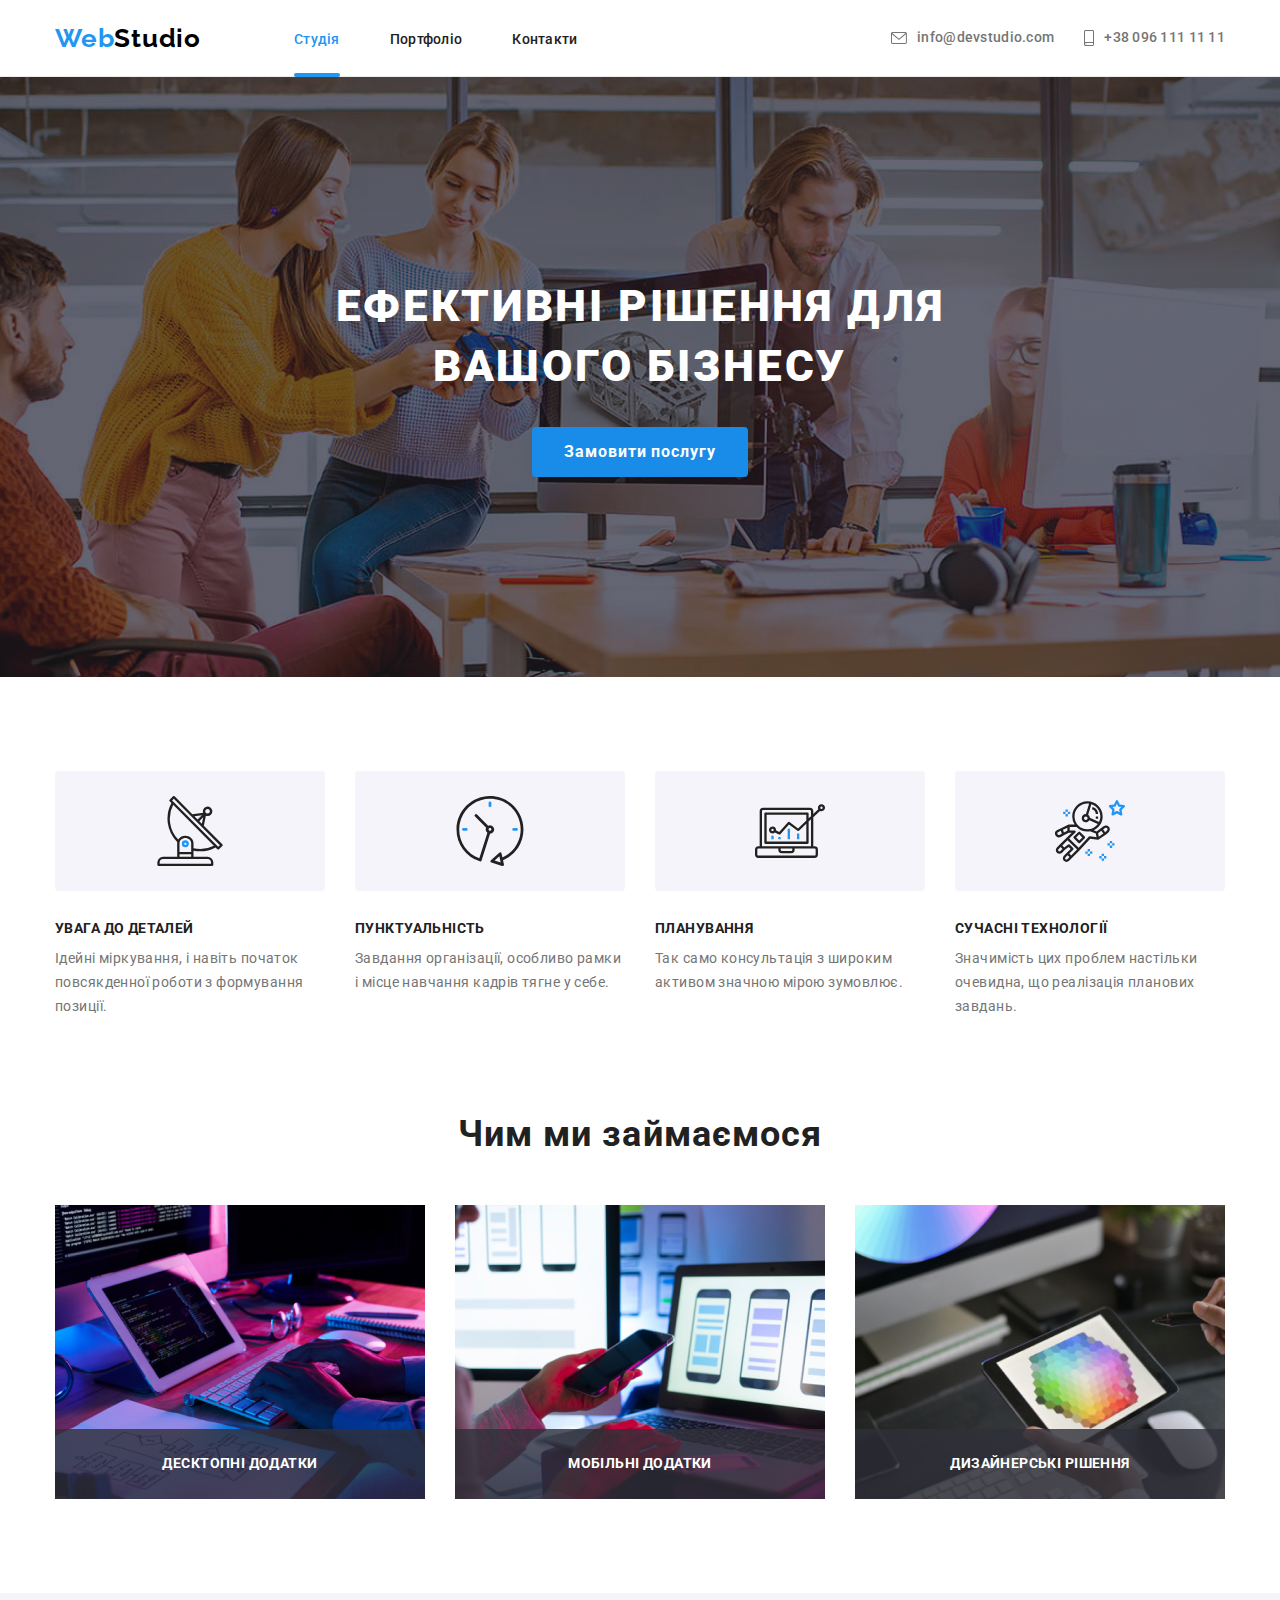
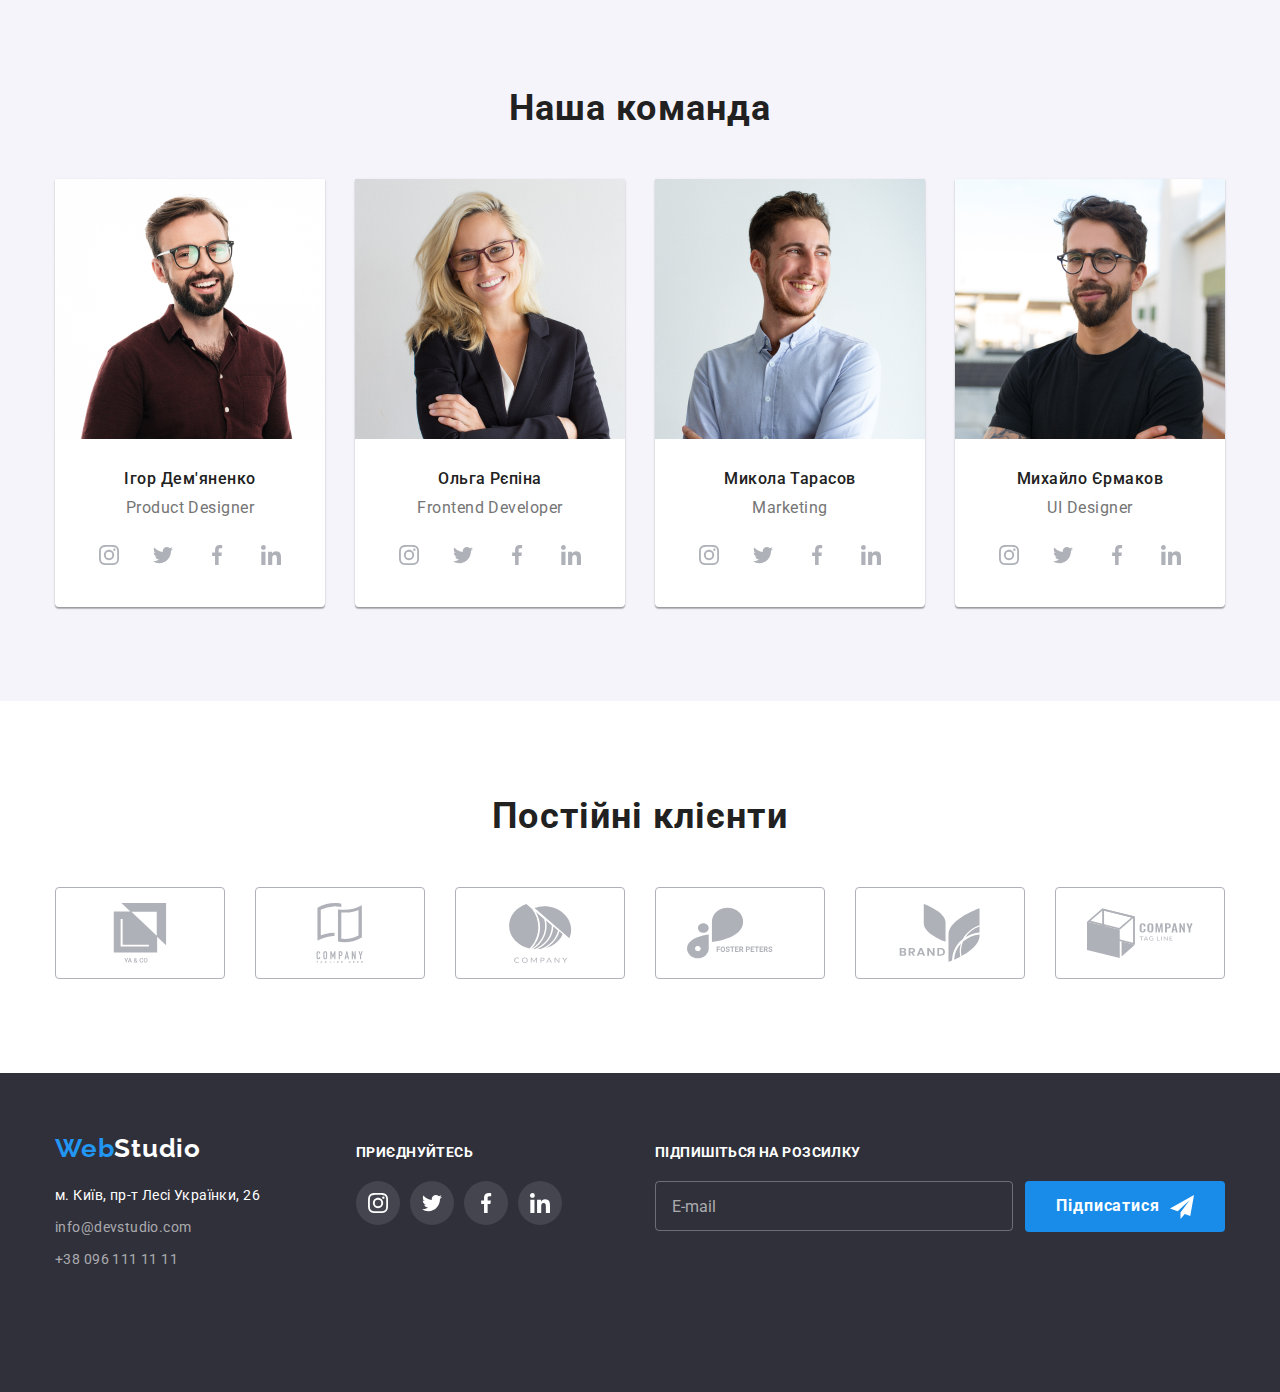
<file: index.html>
<!DOCTYPE html>
<html lang="uk">
  <head>
    <meta charset="UTF-8" />
    <meta http-equiv="X-UA-Compatible" content="IE=edge" />
    <meta name="viewport" content="width=device-width, initial-scale=1.0" />
    <title>Головна</title>
    <link rel="preconnect" href="https://fonts.googleapis.com" />
    <link rel="preconnect" href="https://fonts.gstatic.com" crossorigin />
    <link
      href="https://fonts.googleapis.com/css2?family=Raleway:wght@700&family=Roboto:wght@400;500;700;900&display=swap"
      rel="stylesheet"
    />
    <link
      rel="stylesheet"
      href="https://cdnjs.cloudflare.com/ajax/libs/modern-normalize/1.0.0/modern-normalize.min.css"
    />

    <link rel="stylesheet" href="./css/main.min.css" />
  </head>

  <body>
    <header class="header">
      <div class="container header__container">
        <!-- Nav Bar -->

        <nav class="nav">
          <a class="logo nav__logo" href=""
            ><span class="logo__colored">Web</span>Studio</a
          >

          <ul class="site-nav">
            <li class="site-nav__item">
              <a
                href=""
                class="site-nav__link site-nav__link--current header__link"
                >Студія</a
              >
            </li>

            <li class="site-nav__item">
              <a href="./portfolio.html" class="site-nav__link header__link"
                >Портфоліо</a
              >
            </li>

            <li class="site-nav__item">
              <a href="" class="site-nav__link header__link">Контакти</a>
            </li>
          </ul>
        </nav>

        <!-- menu mobile -->

        <button class="mobile-menu-btn" type="button" data-menu-open>
          <svg width="40" height="40" aria-label="перемикач мобільного меню">
            <use
              class="mobile-menu-btn__icon"
              href="./images/symbol-defs.svg#icon-menu"
            ></use>
          </svg>
        </button>

        <!-- Contacts -->

        <ul class="contacts">
          <li class="contacts__item">
            <a
              class="contacts__link"
              href="mailto:info@devstudio.com"
              aria-label="envelope"
              ><svg class="contacts__icon-envelope" width="16" height="12">
                <use href="./images/symbol-defs.svg#icon-envelope"></use></svg
              >info@devstudio.com</a
            >
          </li>

          <li class="contacts__item">
            <a
              class="contacts__link"
              href="tel:+380961111111"
              aria-label="smartphone"
              ><svg class="contacts__icon-tel" width="10" height="16">
                <use href="./images/symbol-defs.svg#icon-smartphone"></use></svg
              >+38 096 111 11 11</a
            >
          </li>
        </ul>
      </div>

      <div class="mobile-menu" data-menu>
        <div class="container mobile-menu__container">
          <button class="mobile-menu__close-btn" data-menu-close>
            <svg class="mobile-menu__close-icon" width="40" height="40">
              <use href="./images/symbol-defs.svg#icon-close"></use>
            </svg>
          </button>
          <ul class="mobile-menu-nav">
            <li class="mobile-menu-nav__item">
              <a
                class="mobile-menu-nav__link mobile-menu-nav__link--current"
                href="./index.html"
                >Студія</a
              >
            </li>
            <li class="mobile-menu-nav__item">
              <a class="mobile-menu-nav__link" href="./portfolio.html"
                >Портфоліо</a
              >
            </li>
            <li class="mobile-menu-nav__item">
              <a class="mobile-menu-nav__link" href="">Контакти</a>
            </li>
          </ul>
          <div class="mobile-menu-bottom-part">
            <ul class="mobile-menu-contacts">
              <li class="mobile-menu-contacts__item">
                <a class="mobile-menu-contacts__tel" href="tel:+380961111111"
                  >+38 096 111 11 11</a
                >
              </li>
              <li class="mobile-menu-contacts__item">
                <a
                  class="mobile-menu-contacts__email"
                  href="mailto:info@devstudio.com"
                  >info@devstudio.com</a
                >
              </li>
            </ul>
            <ul class="mobile-menu-social">
              <li class="mobile-menu-social__item">
                <a class="mobile-menu-social__link" href="">Instagram</a>
              </li>
              <li class="mobile-menu-social__item">
                <a class="mobile-menu-social__link" href="">Twitter</a>
              </li>
              <li class="mobile-menu-social__item">
                <a class="mobile-menu-social__link" href="">Facebook</a>
              </li>
              <li class="mobile-menu-social__item">
                <a class="mobile-menu-social__link" href="">LinkedIn</a>
              </li>
            </ul>
          </div>
        </div>
      </div>
    </header>

    <main>
      <!-- Title -->

      <section class="hero">
        <div class="container">
          <h1 class="hero__title">Ефективні рішення для вашого бізнесу</h1>
          <button class="hero__button button" type="button" data-modal-open>
            Замовити послугу
          </button>
        </div>
      </section>

      <!-- Features -->

      <section class="section">
        <div class="container">
          <h2 class="section__title visually-hidden">Наші переваги</h2>
          <ul class="features">
            <li class="features__item">
              <div class="features__icon-block">
                <svg class="features__icon">
                  <use href="./images/symbol-defs.svg#icon-antenna"></use>
                </svg>
              </div>
              <h3 class="features__title">УВАГА ДО ДЕТАЛЕЙ</h3>
              <p class="features__text">
                Ідейні міркування, і навіть початок повсякденної роботи з
                формування позиції.
              </p>
            </li>

            <li class="features__item">
              <div class="features__icon-block">
                <svg class="features__icon">
                  <use href="./images/symbol-defs.svg#icon-clock"></use>
                </svg>
              </div>

              <h3 class="features__title">ПУНКТУАЛЬНІСТЬ</h3>
              <p class="features__text">
                Завдання організації, особливо рамки і місце навчання кадрів
                тягне у себе.
              </p>
            </li>

            <li class="features__item">
              <div class="features__icon-block">
                <svg class="features__icon">
                  <use href="./images/symbol-defs.svg#icon-laptop"></use>
                </svg>
              </div>
              <h3 class="features__title">ПЛАНУВАННЯ</h3>
              <p class="features__text">
                Так само консультація з широким активом значною мірою зумовлює.
              </p>
            </li>

            <li class="features__item">
              <div class="features__icon-block">
                <svg class="features__icon">
                  <use href="./images/symbol-defs.svg#icon-astronaut"></use>
                </svg>
              </div>

              <h3 class="features__title">СУЧАСНІ ТЕХНОЛОГІЇ</h3>
              <p class="features__text">
                Значимість цих проблем настільки очевидна, що реалізація
                планових завдань.
              </p>
            </li>
          </ul>
        </div>
      </section>

      <!-- Description of the company -->

      <section class="section section--no-padding-top">
        <div class="container">
          <h2 class="section__title">Чим ми займаємося</h2>
          <ul class="description">
            <li class="description__item">
              <img
                src="./images/coding-d.jpg"
                width="370"
                height="294"
                alt="програмування"
              />

              <p class="description__text">Десктопні додатки</p>
            </li>

            <li class="description__item">
              <img
                src="./images/prototyping-d.jpg"
                width="370"
                height="294"
                alt="створення прототипу сайту"
              />
              <p class="description__text">Мобільні додатки</p>
            </li>

            <li class="description__item">
              <img
                src="./images/design-d.jpg"
                width="370"
                height="294"
                alt="коло кольорів"
              />
              <p class="description__text">Дизайнерські рішення</p>
            </li>
          </ul>
        </div>
      </section>

      <!-- Team -->

      <section class="section section--colored-background">
        <div class="container">
          <h2 class="section__title">Наша команда</h2>
          <ul class="team">
            <li class="team__item">
              <picture>
                <source
                  srcset="
                    ./images/idemyanenko-d.jpg    1x,
                    ./images/idemyanenko-d@2x.jpg 2x
                  "
                  media="(min-width: 1200px)"
                />
                <source
                  srcset="
                    ./images/idemyanenko-tablet.jpg    1x,
                    ./images/idemyanenko-tablet@2x.jpg 2x
                  "
                  media="(min-width: 768px)"
                />
                <source
                  srcset="
                    ./images/idemyanenko-mob.jpg    1x,
                    ./images/idemyanenko-mob@2x.jpg 2x
                  "
                  media="(max-width: 767px)"
                />
                <img
                  class="team__image"
                  src="./images/idemyanenko-mob.jpg"
                  alt="фото Ігора Дем'яненко"
                />
              </picture>

              <div class="team__content">
                <h3 class="team__title">Ігор Дем'яненко</h3>
                <p class="team__text" lang="en">Product Designer</p>
                <ul class="social">
                  <li>
                    <a class="social__link" href="https://www.instagram.com/">
                      <svg class="social__icon">
                        <use
                          href="./images/symbol-defs.svg#icon-instagram"
                        ></use>
                      </svg>
                    </a>
                  </li>
                  <li>
                    <a class="social__link" href="https://www.twitter.com/">
                      <svg class="social__icon">
                        <use href="./images/symbol-defs.svg#icon-twitter"></use>
                      </svg>
                    </a>
                  </li>
                  <li>
                    <a class="social__link" href="https://www.facebook.com/">
                      <svg class="social__icon">
                        <use
                          href="./images/symbol-defs.svg#icon-facebook"
                        ></use>
                      </svg>
                    </a>
                  </li>
                  <li>
                    <a class="social__link" href="https://www.linkedin.com/">
                      <svg class="social__icon">
                        <use
                          href="./images/symbol-defs.svg#icon-linkedin"
                        ></use>
                      </svg>
                    </a>
                  </li>
                </ul>
              </div>
            </li>

            <li class="team__item">
              <picture>
                <source
                  srcset="
                    ./images/orepina-d.jpg    1x,
                    ./images/orepina-d@2x.jpg 2x
                  "
                  media="(min-width: 1200px)"
                />
                <source
                  srcset="
                    ./images/orepina-tablet.jpg    1x,
                    ./images/orepina-tablet@2x.jpg 2x
                  "
                  media="(min-width: 768px)"
                />
                <source
                  srcset="
                    ./images/orepina-mob.jpg    1x,
                    ./images/orepina-mob@2x.jpg 2x
                  "
                  media="(max-width: 767px)"
                />
                <img
                  class="team__image"
                  src="./images/orepina-mob.jpg"
                  alt="фото Ольги Рєпіної"
                />
              </picture>
              <div class="team__content">
                <h3 class="team__title">Ольга Рєпіна</h3>
                <p class="team__text" lang="en">Frontend Developer</p>
                <ul class="social">
                  <li>
                    <a
                      class="social__link"
                      href="https://www.instagram.com/"
                      aria-label="Instagram"
                    >
                      <svg class="social__icon">
                        <use
                          href="./images/symbol-defs.svg#icon-instagram"
                        ></use>
                      </svg>
                    </a>
                  </li>
                  <li>
                    <a
                      class="link social__link"
                      href="https://twitter.com/"
                      aria-label="Twitter"
                    >
                      <svg class="social__icon">
                        <use href="./images/symbol-defs.svg#icon-twitter"></use>
                      </svg>
                    </a>
                  </li>
                  <li>
                    <a
                      class="social__link"
                      href="https://facebook.com/"
                      aria-label="Facebook"
                    >
                      <svg class="social__icon">
                        <use
                          href="./images/symbol-defs.svg#icon-facebook"
                        ></use>
                      </svg>
                    </a>
                  </li>
                  <li>
                    <a
                      class="social__link"
                      href="https://linkedin.com/"
                      aria-label="LinkedIn"
                    >
                      <svg class="social__icon">
                        <use
                          href="./images/symbol-defs.svg#icon-linkedin"
                        ></use>
                      </svg>
                    </a>
                  </li>
                </ul>
              </div>
            </li>

            <li class="team__item">
              <picture>
                <source
                  srcset="
                    ./images/mtarasov-d.jpg    1x,
                    ./images/mtarasov-d@2x.jpg 2x
                  "
                  media="(min-width: 1200px)" />
                <source
                  srcset="
                    ./images/mtarasov-tablet.jpg    1x,
                    ./images/mtarasov-tablet@2x.jpg 2x
                  "
                  media="(min-width: 768px)" />
                <source
                  srcset="
                    ./images/mtarasov-mob.jpg    1x,
                    ./images/mtarasov-mob@2x.jpg 2x
                  "
                  media="(max-width: 767px)" />
                <img
                  class="team__image"
                  src="./images/mtarasov-mob.jpg"
                  alt="фото Миколи Тарасова"
              /></picture>

              <div class="team__content">
                <h3 class="team__title">Микола Тарасов</h3>
                <p class="team__text" lang="en">Marketing</p>
                <ul class="social">
                  <li>
                    <a
                      class="social__link"
                      href="https://www.instagram.com/"
                      aria-label="Instagram"
                    >
                      <svg class="social__icon">
                        <use
                          href="./images/symbol-defs.svg#icon-instagram"
                        ></use>
                      </svg>
                    </a>
                  </li>
                  <li>
                    <a
                      class="social__link"
                      href="https://www.twitter.com/"
                      aria-label="Twitter"
                    >
                      <svg class="social__icon">
                        <use href="./images/symbol-defs.svg#icon-twitter"></use>
                      </svg>
                    </a>
                  </li>
                  <li>
                    <a
                      class="social__link"
                      href="https://www.facebook.com/"
                      aria-label="Facebook"
                    >
                      <svg class="social__icon">
                        <use
                          href="./images/symbol-defs.svg#icon-facebook"
                        ></use>
                      </svg>
                    </a>
                  </li>
                  <li>
                    <a
                      class="social__link"
                      href="https://www.linkedin.com/"
                      aria-label="LinkedIn"
                    >
                      <svg class="social__icon">
                        <use
                          href="./images/symbol-defs.svg#icon-linkedin"
                        ></use>
                      </svg>
                    </a>
                  </li>
                </ul>
              </div>
            </li>

            <li class="team__item">
              <picture>
                <source
                  srcset="
                    ./images/myermakov-d.jpg    1x,
                    ./images/myermakov-d@2x.jpg 2x
                  "
                  media="(min-width: 1200px)"
                />
                <source
                  srcset="
                    ./images/myermakov-tablet.jpg    1x,
                    ./images/myermakov-tablet@2x.jpg 2x
                  "
                  media="(min-width: 768px)"
                />
                <source
                  srcset="
                    ./images/myermakov-mob.jpg    1x,
                    ./images/myermakov-mob@2x.jpg 2x
                  "
                  media="(max-width: 767px)"
                />
                <img
                  class="team__image"
                  src="./images/myermakov-mob.jpg"
                  alt="фото Михайла Єрмакова"
                />
              </picture>

              <div class="team__content">
                <h3 class="team__title">Михайло Єрмаков</h3>
                <p class="team__text" lang="en">UI Designer</p>
                <ul class="social">
                  <li>
                    <a
                      class="social__link"
                      href="https://www.instagram.com/"
                      aria-label="Instagram"
                    >
                      <svg class="social__icon">
                        <use
                          href="./images/symbol-defs.svg#icon-instagram"
                        ></use>
                      </svg>
                    </a>
                  </li>
                  <li>
                    <a
                      class="social__link"
                      href="https://www.twitter.com/"
                      aria-label="Twitter"
                    >
                      <svg class="social__icon">
                        <use href="./images/symbol-defs.svg#icon-twitter"></use>
                      </svg>
                    </a>
                  </li>
                  <li>
                    <a
                      class="social__link"
                      href="https://www.facebook.com/"
                      aria-label="Facebook"
                    >
                      <svg class="social__icon">
                        <use
                          href="./images/symbol-defs.svg#icon-facebook"
                        ></use>
                      </svg>
                    </a>
                  </li>
                  <li>
                    <a
                      class="social__link"
                      href="https://www.linkedin.com/"
                      aria-label="LinkedIn"
                    >
                      <svg class="social__icon">
                        <use
                          href="./images/symbol-defs.svg#icon-linkedin"
                        ></use>
                      </svg>
                    </a>
                  </li>
                </ul>
              </div>
            </li>
          </ul>
        </div>
      </section>

      <!-- Clients -->
      <section class="section">
        <div class="container">
          <h2 class="section__title">Постійні клієнти</h2>
          <ul class="clients">
            <li class="clients__item">
              <a class="clients__link" href="">
                <svg class="clients__icon">
                  <use href="./images/symbol-defs.svg#icon-union"></use>
                </svg>
              </a>
            </li>
            <li class="clients__item">
              <a class="clients__link" href="">
                <svg class="clients__icon">
                  <use href="./images/symbol-defs.svg#icon-company2"></use>
                </svg>
              </a>
            </li>
            <li class="clients__item">
              <a class="clients__link" href="">
                <svg class="clients__icon">
                  <use href="./images/symbol-defs.svg#icon-company3"></use>
                </svg>
              </a>
            </li>

            <li class="clients__item">
              <a class="clients__link" href="">
                <svg class="clients__icon">
                  <use href="./images/symbol-defs.svg#icon-foster-peters"></use>
                </svg>
              </a>
            </li>

            <li class="clients__item">
              <a class="clients__link" href="">
                <svg class="clients__icon">
                  <use href="./images/symbol-defs.svg#icon-brand5"></use>
                </svg>
              </a>
            </li>

            <li class="clients__item">
              <a class="clients__link" href="">
                <svg class="clients__icon">
                  <use href="./images/symbol-defs.svg#icon-tag-line6"></use>
                </svg>
              </a>
            </li>
          </ul>
        </div>
      </section>
    </main>

    <!-- Footer -->
    <footer class="footer">
      <div class="container footer__full">
        <div class="footer__left-part">
          <a class="logo footer__logo" href=""
            ><span class="logo__colored">Web</span>Studio</a
          >
          <address>
            <ul class="footer__list">
              <li class="footer__item">
                <a
                  class="footer__link footer__address"
                  href="https://www.google.com/maps/place/%D0%B1%D1%83%D0%BB.+%D0%9B%D0%B5%D1%81%D0%B8+%D0%A3%D0%BA%D1%80%D0%B0%D0%B8%D0%BD%D0%BA%D0%B8,+26,+%D0%9A%D0%B8%D0%B5%D0%B2,+02000/@50.4265807,30.5361971,17z/data=!3m1!4b1!4m5!3m4!1s0x40d4cf0e033ecbe9:0x57a4dffefec77da0!8m2!3d50.4265807!4d30.5383858"
                >
                  м. Київ, пр-т Лесі Українки, 26</a
                >
              </li>
              <li class="footer__item">
                <a
                  class="footer__link footer__contact"
                  href="mailto:info@devstudio.com"
                  >info@devstudio.com</a
                >
              </li>
              <li class="footer__item">
                <a
                  class="footer__link footer__contact"
                  href="tel:+380961111111"
                >
                  +38 096 111 11 11</a
                >
              </li>
            </ul>
          </address>
        </div>

        <div class="footer__middle-part">
          <b class="footer__text">Приєднуйтесь</b>
          <ul class="social footer__social">
            <li>
              <a
                class="link social__link footer__social-link"
                href="https://www.instagram.com/"
                aria-label="Instagram"
              >
                <svg class="social__icon footer__social-icon">
                  <use href="./images/symbol-defs.svg#icon-instagram"></use>
                </svg>
              </a>
            </li>

            <li>
              <a
                class="social__link footer__social-link"
                href="https://www.twitter.com/"
                aria-label="Twitter"
              >
                <svg class="social__icon footer__social-icon">
                  <use href="./images/symbol-defs.svg#icon-twitter"></use>
                </svg>
              </a>
            </li>

            <li>
              <a
                class="link social__link footer__social-link"
                href="https://www.facebook.com/"
                aria-label="Facebook"
              >
                <svg class="social__icon footer__social-icon">
                  <use href="./images/symbol-defs.svg#icon-facebook"></use>
                </svg>
              </a>
            </li>
            <li>
              <a
                class="link social__link footer__social-link"
                href="https://www.linkedin.com/"
                aria-label="LinkedIn"
              >
                <svg class="social__icon footer__social-icon">
                  <use href="./images/symbol-defs.svg#icon-linkedin"></use>
                </svg>
              </a>
            </li>
          </ul>
        </div>

        <div class="footer__right-part">
          <b class="footer__text">Підпишіться на розсилку</b>

          <form class="mail-form">
            <label class="mail-form__label">
              <input
                class="mail-form__input"
                type="email"
                name="user_email"
                placeholder="E-mail"
              />
            </label>

            <button class="button mail-form__button" type="submit">
              Підписатися
              <svg class="icon-footer-follow" width="24" height="24">
                <use href="./images/symbol-defs.svg#icon-follow"></use>
              </svg>
            </button>
          </form>
        </div>
      </div>
    </footer>

    <!-- Модальне вікно -->

    <!-- фоновий колір -->

    <div class="backdrop is-hidden" data-modal>
      <!-- модальне вікно -->

      <div class="modal">
        <button class="modal__button button" type="button" data-modal-close>
          <svg class="modal__icon-close" width="18" height="18">
            <use href="./images/symbol-defs.svg#icon-close"></use>
          </svg>
        </button>

        <!-- Форма -->

        <form class="contact-form">
          <b class="contact-form-capture">
            Залиште свої дані, ми вам передзвонимо
          </b>

          <label class="contact-form-label">
            <span class="contact-form-text">Ім'я</span>
            <span class="contact-form-input-wrapper">
              <input class="contact-form-input" type="text" name="user_name" />
              <svg class="icon-contact-form" width="18" height="18">
                <use href="./images/symbol-defs.svg#icon-modal-name"></use>
              </svg>
            </span>
          </label>

          <label class="contact-form-label">
            <span class="contact-form-text">Телефон</span>
            <span class="contact-form-input-wrapper">
              <input class="contact-form-input" type="tel" name="user_phone" />
              <svg class="icon-contact-form" width="18" height="18">
                <use href="./images/symbol-defs.svg#icon-modal-phone"></use>
              </svg>
            </span>
          </label>

          <label class="contact-form-label">
            <span class="contact-form-text">Пошта</span>
            <span class="contact-form-input-wrapper">
              <input
                class="contact-form-input"
                type="email"
                name="user_email"
              />
              <svg class="icon-contact-form" width="18" height="18">
                <use href="./images/symbol-defs.svg#icon-modal-email"></use>
              </svg>
            </span>
          </label>

          <label class="contact-form-label contact-label-comment">
            <span class="contact-form-text">Коментар</span>
            <textarea
              class="contact-form-comment"
              name="user_comment"
              placeholder="Введіть текст"
            ></textarea>
          </label>

          <label class="contact-form-checkbox-wrapper">
            <input
              type="checkbox"
              class="contact-form-checkbox visually-hidden"
            />
            <svg class="icon-contact-checkbox" width="16" height="15">
              <use href="./images/symbol-defs.svg#icon-modal-checked"></use>
            </svg>
            <span class="contact-form-checkbox-text"
              ><span class="contact-form-terms-text"
                >Погоджуюся з розсилкою та приймаю&nbsp;
              </span>
              <a href=""
                ><span class="contact-form-terms-link link"
                  >Умови договору</span
                ></a
              ></span
            >
          </label>

          <button class="contact-form-button button" type="submit">
            Відправити
          </button>
        </form>
      </div>
    </div>

    <script src="./js/modal.js"></script>
    <script src="./js/mobile-menu.js"></script>
  </body>
</html>
</file>
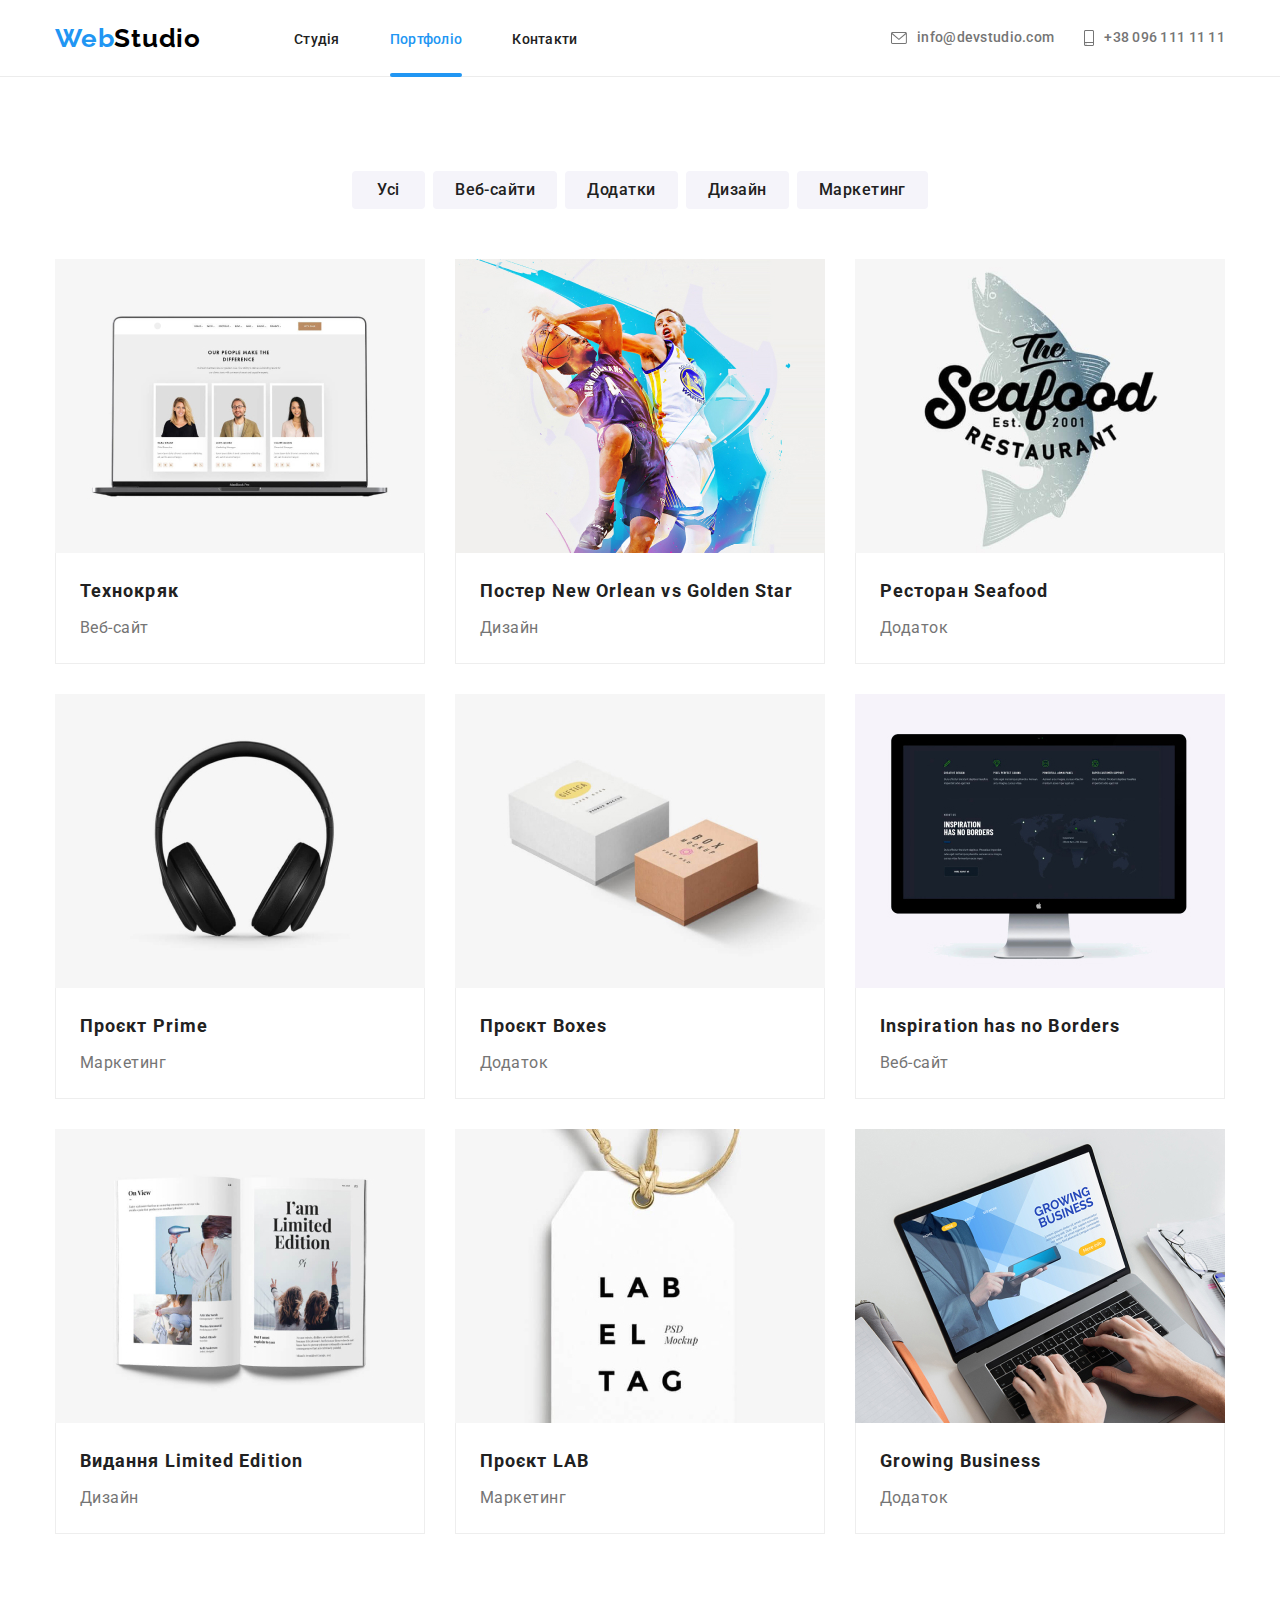
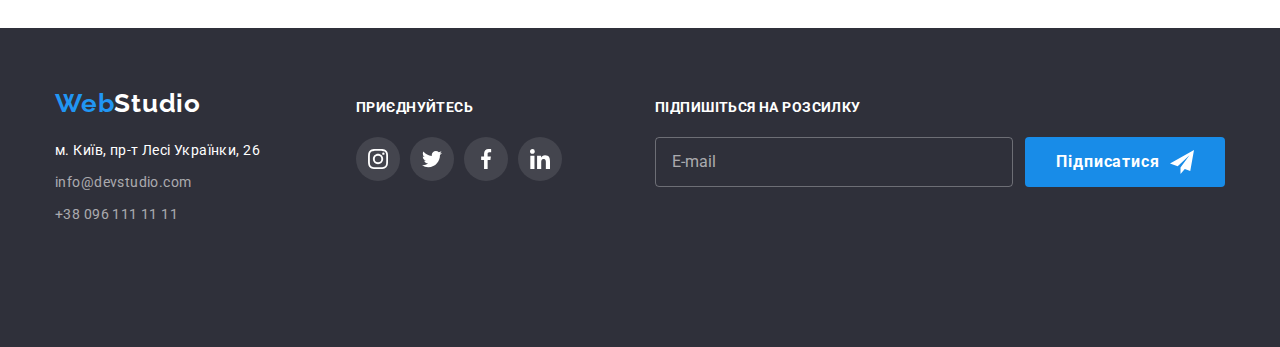
<file: portfolio.html>
<!DOCTYPE html>
<html lang="uk">
  <head>
    <meta charset="UTF-8" />
    <meta http-equiv="X-UA-Compatible" content="IE=edge" />
    <meta name="viewport" content="width=device-width, initial-scale=1.0" />
    <title>Портфоліо</title>
    <link rel="preconnect" href="https://fonts.googleapis.com" />
    <link rel="preconnect" href="https://fonts.gstatic.com" crossorigin />
    <link
      href="https://fonts.googleapis.com/css2?family=Raleway:wght@700&family=Roboto:wght@400;500;700;900&display=swap"
      rel="stylesheet"
    />
    <link
      rel="stylesheet"
      href="https://cdnjs.cloudflare.com/ajax/libs/modern-normalize/1.0.0/modern-normalize.min.css"
    />
    <link rel="stylesheet" href="./css/main.min.css" />
  </head>

  <body>
    <header class="header">
      <div class="container header__container">
        <!-- Nav Bar -->

        <nav class="nav">
          <a class="logo nav__logo" href=""
            ><span class="logo__colored">Web</span>Studio</a
          >

          <ul class="site-nav">
            <li class="site-nav__item">
              <a href="./index.html" class="site-nav__link">Студія</a>
            </li>

            <li class="site-nav__item">
              <a href="" class="site-nav__link site-nav__link--current"
                >Портфоліо</a
              >
            </li>

            <li class="site-nav__item">
              <a href="" class="site-nav__link">Контакти</a>
            </li>
          </ul>
        </nav>

        <!-- menu mobile -->

        <button class="mobile-menu-btn" type="button" data-menu-open>
          <svg width="40" height="40" aria-label="перемикач мобільного меню">
            <use
              class="mobile-menu-btn__icon"
              href="./images/symbol-defs.svg#icon-menu"
            ></use>
          </svg>
        </button>

        <!-- Contacts -->

        <ul class="contacts">
          <li class="contacts__item">
            <a
              class="contacts__link header__link"
              href="mailto:info@devstudio.com"
              aria-label="envelope"
              ><svg class="contacts__icon-envelope">
                <use href="./images/symbol-defs.svg#icon-envelope"></use></svg
              >info@devstudio.com</a
            >
          </li>

          <li class="contacts__item">
            <a
              class="contacts__link header__link"
              href="tel:+380961111111"
              aria-label="smartphone"
              ><svg class="contacts__icon-tel">
                <use href="./images/symbol-defs.svg#icon-smartphone"></use></svg
              >+38 096 111 11 11</a
            >
          </li>
        </ul>
      </div>

      <div class="mobile-menu" data-menu>
        <div class="container mobile-menu__container">
          <button class="mobile-menu__close-btn" data-menu-close>
            <svg class="mobile-menu__close-icon" width="40" height="40">
              <use href="./images/symbol-defs.svg#icon-close"></use>
            </svg>
          </button>
          <ul class="mobile-menu-nav">
            <li class="mobile-menu-nav__item">
              <a class="mobile-menu-nav__link" href="./index.html">Студія</a>
            </li>
            <li class="mobile-menu-nav__item">
              <a
                class="mobile-menu-nav__link mobile-menu-nav__link--current"
                href=""
                >Портфоліо</a
              >
            </li>
            <li class="mobile-menu-nav__item">
              <a class="mobile-menu-nav__link" href="">Контакти</a>
            </li>
          </ul>
          <ul class="mobile-menu-contacts">
            <li class="mobile-menu-contacts__item">
              <a class="mobile-menu-contacts__tel" href="tel:+380961111111"
                >+38 096 111 11 11</a
              >
            </li>
            <li class="mobile-menu-contacts__item">
              <a
                class="mobile-menu-contacts__email"
                href="mailto:info@devstudio.com"
                >info@devstudio.com</a
              >
            </li>
          </ul>
          <ul class="mobile-menu-social">
            <li><a class="mobile-menu-social__link" href="">Instagram</a></li>
            <li><a class="mobile-menu-social__link" href="">Twitter</a></li>
            <li><a class="mobile-menu-social__link" href="">Facebook</a></li>
            <li><a class="mobile-menu-social__link" href="">LinkedIn</a></li>
          </ul>
        </div>
      </div>
    </header>

    <main>
      <section class="section">
        <div class="container">
          <h1 class="section-title visually-hidden">Examples</h1>

          <!-- Filter -->

          <ul class="filter">
            <li class="filter__item">
              <button class="filter__button button" type="button">Усі</button>
            </li>

            <li class="filter__item">
              <button class="filter__button button" type="button">
                Веб-сайти
              </button>
            </li>

            <li class="filter__item">
              <button class="filter__button button" type="button">
                Додатки
              </button>
            </li>
            <li class="filter__item">
              <button class="filter__button button" type="button">
                Дизайн
              </button>
            </li>

            <li class="filter__item">
              <button class="filter__button button" type="button">
                Маркетинг
              </button>
            </li>
          </ul>

          <!-- Examples -->

          <ul class="examples">
            <li class="examples__item">
              <a class="link examples__link" href="">
                <div class="overlay-wrapper">
                  <picture>
                    <source
                      srcset="
                        ./images/technokryak-d.jpg    1x,
                        ./images/technokryak-d@2x.jpg 2x
                      "
                      media="(min-width: 1200px)" />
                    <source
                      srcset="
                        ./images/technokryak-tablet.jpg    1x,
                        ./images/technokryak-tablet@2x.jpg 2x
                      "
                      media="(min-width: 768px)" />
                    <source
                      srcset="
                        ./images/technokryak-mob.jpg    1x,
                        ./images/technokryak-mob@2x.jpg 2x
                      "
                      media="(max-width: 767px)" />
                    <img
                      class="examples__image"
                      src="images/technokryak-mob.jpg"
                      alt="ноутбук"
                  /></picture>
                  <p class="overlay__text">
                    Ресурс пропонує комплексні пропозиції з різним рівнем
                    функціоналу та сервісів. Все це дозволить відвідувачу
                    отримати вичерпні відомості про компанію чи приватну особу.
                  </p>
                </div>

                <div class="examples__content">
                  <h2 class="examples__title">Технокряк</h2>
                  <p class="examples__text">Веб-сайт</p>
                </div>
              </a>
            </li>

            <li class="examples__item">
              <a class="link examples__link" href="">
                <div class="overlay-wrapper">
                  <picture>
                    <source
                      srcset="
                        ./images/poster-new-orlean-d.jpg    1x,
                        ./images/poster-new-orlean-d@2x.jpg 2x
                      "
                      media="(min-width: 1200px)" />
                    <source
                      srcset="
                        ./images/poster-new-orlean-tablet.jpg    1x,
                        ./images/poster-new-orlean-tablet@2x.jpg 2x
                      "
                      media="(min-width: 768px)" />
                    <source
                      srcset="
                        ./images/poster-new-orlean-mob.jpg    1x,
                        ./images/poster-new-orlean-mob@2x.jpg 2x
                      "
                      media="(max-width: 767px)" />
                    <img
                      class="examples-image"
                      src="images/poster-new-orlean-mob.jpg"
                      alt="постер баскетбол"
                  /></picture>
                  <p class="overlay__text">
                    Ресурс пропонує комплексні пропозиції з різним рівнем
                    функціоналу та сервісів. Все це дозволить відвідувачу
                    отримати вичерпні відомості про компанію чи приватну особу.
                  </p>
                </div>

                <div class="examples__content">
                  <h2 class="examples__title">
                    Постер <span lang="en">New Orlean vs Golden Star</span>
                  </h2>
                  <p class="examples__text">Дизайн</p>
                </div></a
              >
            </li>

            <li class="examples__item">
              <a class="link examples__link" href="">
                <div class="overlay-wrapper">
                  <picture>
                    <source
                      srcset="
                        ./images/restaurant-seafood-d.jpg    1x,
                        ./images/restaurant-seafood-d@2x.jpg 2x
                      "
                      media="(min-width: 1200px)"
                    />
                    <source
                      srcset="
                        ./images/restaurant-seafood-tablet.jpg    1x,
                        ./images/restaurant-seafood-tablet@2x.jpg 2x
                      "
                      media="(min-width: 768px)"
                    />
                    <source
                      srcset="
                        ./images/restaurant-seafood-mob.jpg    1x,
                        ./images/restaurant-seafood-mob@2x.jpg 2x
                      "
                      media="(max-width: 767px)"
                    />
                    <img
                      class="examples-image"
                      src="images/restaurant-seafood-mob.jpg"
                      alt="логотип акули"
                    />
                  </picture>
                  <p class="overlay__text">
                    Ресурс пропонує комплексні пропозиції з різним рівнем
                    функціоналу та сервісів. Все це дозволить відвідувачу
                    отримати вичерпні відомості про компанію чи приватну особу.
                  </p>
                </div>

                <div class="examples__content">
                  <h2 class="examples__title">
                    Ресторан <span lang="en">Seafood</span>
                  </h2>
                  <p class="examples__text">Додаток</p>
                </div></a
              >
            </li>

            <li class="examples__item">
              <a class="link examples__link" href="">
                <div class="overlay-wrapper">
                  <picture>
                    <source
                      srcset="
                        ./images/project-prime-d.jpg    1x,
                        ./images/project-prime-d@2x.jpg 2x
                      "
                      media="(min-width: 1200px)" />
                    <source
                      srcset="
                        ./images/project-prime-tablet.jpg    1x,
                        ./images/project-prime-tablet@2x.jpg 2x
                      "
                      media="(min-width: 768px)" />
                    <source
                      srcset="
                        ./images/project-prime-mob.jpg    1x,
                        ./images/project-prime-mob@2x.jpg 2x
                      "
                      media="(max-width: 767px)" />
                    <img
                      class="examples-image"
                      src="images/project-prime-mob.jpg"
                      alt="чорні навушники"
                  /></picture>
                  <p class="overlay__text">
                    Ресурс пропонує комплексні пропозиції з різним рівнем
                    функціоналу та сервісів. Все це дозволить відвідувачу
                    отримати вичерпні відомості про компанію чи приватну особу.
                  </p>
                </div>

                <div class="examples__content">
                  <h2 class="examples__title">
                    Проєкт <span lang="en">Prime</span>
                  </h2>
                  <p class="examples__text">Маркетинг</p>
                </div>
              </a>
            </li>

            <li class="examples__item">
              <a class="link examples__link" href="">
                <div class="overlay-wrapper">
                  <picture>
                    <source
                      srcset="
                        ./images/project-boxes-d.jpg    1x,
                        ./images/project-boxes-d@2x.jpg 2x
                      "
                      media="(min-width: 1200px)" />
                    <source
                      srcset="
                        ./images/project-boxes-tablet.jpg    1x,
                        ./images/project-boxes-tablet@2x.jpg 2x
                      "
                      media="(min-width: 768px)" />
                    <source
                      srcset="
                        ./images/project-boxes-mob.jpg    1x,
                        ./images/project-boxes-mob@2x.jpg 2x
                      "
                      media="(max-width: 767px)" />
                    <img
                      class="examples-image"
                      src="images/project-boxes-mob.jpg"
                      alt="2 блоки"
                  /></picture>
                  <p class="overlay__text">
                    Ресурс пропонує комплексні пропозиції з різним рівнем
                    функціоналу та сервісів. Все це дозволить відвідувачу
                    отримати вичерпні відомості про компанію чи приватну особу.
                  </p>
                </div>

                <div class="examples__content">
                  <h2 class="examples__title">
                    Проєкт <span lang="en">Boxes</span>
                  </h2>
                  <p class="examples__text">Додаток</p>
                </div>
              </a>
            </li>

            <li class="examples__item">
              <a class="link examples__link" href="">
                <div class="overlay-wrapper">
                  <picture>
                    <source
                      srcset="
                        ./images/inspiration-has-no-borders-d.jpg    1x,
                        ./images/inspiration-has-no-borders-d@2x.jpg 2x
                      "
                      media="(min-width: 1200px)" />
                    <source
                      srcset="
                        ./images/inspiration-has-no-borders-tablet.jpg    1x,
                        ./images/inspiration-has-no-borders-tablet@2x.jpg 2x
                      "
                      media="(min-width: 768px)" />
                    <source
                      srcset="
                        ./images/inspiration-has-no-borders-mob.jpg    1x,
                        ./images/inspiration-has-no-borders-mob@2x.jpg 2x
                      "
                      media="(max-width: 767px)" />
                    <img
                      class="examples-image"
                      src="images/inspiration-has-no-borders-mob.jpg"
                      alt="монітор"
                  /></picture>
                  <p class="overlay__text">
                    Ресурс пропонує комплексні пропозиції з різним рівнем
                    функціоналу та сервісів. Все це дозволить відвідувачу
                    отримати вичерпні відомості про компанію чи приватну особу.
                  </p>
                </div>

                <div class="examples__content">
                  <h2 class="examples__title" lang="en">
                    Inspiration has no Borders
                  </h2>
                  <p class="examples__text">Веб-сайт</p>
                </div>
              </a>
            </li>

            <li class="examples__item">
              <a class="link examples__link" href="">
                <div class="overlay-wrapper">
                  <picture>
                    <source
                      srcset="
                        ./images/publishing-limited-edition-d.jpg    1x,
                        ./images/publishing-limited-edition-d@2x.jpg 2x
                      "
                      media="(min-width: 1200px)" />
                    <source
                      srcset="
                        ./images/publishing-limited-edition-tablet.jpg    1x,
                        ./images/publishing-limited-edition-tablet@2x.jpg 2x
                      "
                      media="(min-width: 768px)" />

                    <source
                      srcset="
                        ./images/publishing-limited-edition-mob.jpg    1x,
                        ./images/publishing-limited-edition-mob@2x.jpg 2x
                      "
                      media="(max-width: 767px)" />
                    <img
                      class="examples-image"
                      src="images/publishing-limited-edition-mob.jpg"
                      alt="Дизайн журналу"
                  /></picture>
                  <p class="overlay__text">
                    Ресурс пропонує комплексні пропозиції з різним рівнем
                    функціоналу та сервісів. Все це дозволить відвідувачу
                    отримати вичерпні відомості про компанію чи приватну особу.
                  </p>
                </div>

                <div class="examples__content">
                  <h2 class="examples__title">
                    Видання <span lang="en">Limited Edition</span>
                  </h2>
                  <p class="examples__text">Дизайн</p>
                </div>
              </a>
            </li>

            <li class="examples__item">
              <a class="link examples__link" href="">
                <div class="overlay-wrapper">
                  <picture>
                    <source
                      srcset="
                        ./images/project-lab-d.jpg    1x,
                        ./images/project-lab-d@2x.jpg 2x
                      "
                      media="(min-width: 1200px)" />
                    <source
                      srcset="
                        ./images/project-lab-tablet.jpg    1x,
                        ./images/project-lab-tablet@2x.jpg 2x
                      "
                      media="(min-width: 768px)" />
                    <source
                      srcset="
                        ./images/project-lab-mob.jpg    1x,
                        ./images/project-lab-mob@2x.jpg 2x
                      "
                      media="(max-width: 767px)" />
                    <img
                      class="examples-image"
                      src="images/project-lab-mob.jpg"
                      alt="Дизайн тегу"
                  /></picture>
                  <p class="overlay__text">
                    Ресурс пропонує комплексні пропозиції з різним рівнем
                    функціоналу та сервісів. Все це дозволить відвідувачу
                    отримати вичерпні відомості про компанію чи приватну особу.
                  </p>
                </div>

                <div class="examples__content">
                  <h2 class="examples__title">
                    Проєкт <span lang="en">LAB</span>
                  </h2>
                  <p class="examples__text">Маркетинг</p>
                </div>
              </a>
            </li>

            <li class="examples__item">
              <a class="link examples__link" href="">
                <div class="overlay-wrapper">
                  <picture>
                    <source
                      srcset="
                        ./images/growing-business-d.jpg    1x,
                        ./images/growing-business-d@2x.jpg 2x
                      "
                      media="(min-width: 1200px)" />
                    <source
                      srcset="
                        ./images/growing-business-tablet.jpg    1x,
                        ./images/growing-business-tablet@2x.jpg 2x
                      "
                      media="(min-width: 768px)" />
                    <source
                      srcset="
                        ./images/growing-business-mob.jpg    1x,
                        ./images/growing-business-mob@2x.jpg 2x
                      "
                      media="(max-width: 767px)" />
                    <img
                      class="examples-image"
                      src="images/growing-business-mob.jpg"
                      alt="додаток для ноутбуку"
                  /></picture>
                  <p class="overlay__text">
                    Ресурс пропонує комплексні пропозиції з різним рівнем
                    функціоналу та сервісів. Все це дозволить відвідувачу
                    отримати вичерпні відомості про компанію чи приватну особу.
                  </p>
                </div>

                <div class="examples__content">
                  <h2 class="examples__title" lang="en">Growing Business</h2>
                  <p class="examples__text">Додаток</p>
                </div>
              </a>
            </li>
          </ul>
        </div>
      </section>
    </main>

    <!-- Footer -->
    <footer class="footer">
      <div class="container footer__full">
        <div class="footer__left-part">
          <a class="logo footer__logo" href=""
            ><span class="logo__colored">Web</span>Studio</a
          >
          <address>
            <ul class="footer__list">
              <li class="footer__item">
                <a
                  class="footer__link footer__address"
                  href="https://www.google.com/maps/place/%D0%B1%D1%83%D0%BB.+%D0%9B%D0%B5%D1%81%D0%B8+%D0%A3%D0%BA%D1%80%D0%B0%D0%B8%D0%BD%D0%BA%D0%B8,+26,+%D0%9A%D0%B8%D0%B5%D0%B2,+02000/@50.4265807,30.5361971,17z/data=!3m1!4b1!4m5!3m4!1s0x40d4cf0e033ecbe9:0x57a4dffefec77da0!8m2!3d50.4265807!4d30.5383858"
                >
                  м. Київ, пр-т Лесі Українки, 26</a
                >
              </li>
              <li class="footer__item">
                <a
                  class="footer__link footer__contact"
                  href="mailto:info@devstudio.com"
                  >info@devstudio.com</a
                >
              </li>
              <li class="footer__item">
                <a
                  class="footer__link footer__contact"
                  href="tel:+380961111111"
                >
                  +38 096 111 11 11</a
                >
              </li>
            </ul>
          </address>
        </div>

        <div class="footer__middle-part">
          <b class="footer__text">Приєднуйтесь</b>
          <ul class="social footer__social">
            <li>
              <a
                class="link social__link footer__social-link"
                href="https://www.instagram.com/"
                aria-label="Instagram"
              >
                <svg class="social__icon footer__social-icon">
                  <use href="./images/symbol-defs.svg#icon-instagram"></use>
                </svg>
              </a>
            </li>

            <li>
              <a
                class="social__link footer__social-link"
                href="https://www.twitter.com/"
                aria-label="Twitter"
              >
                <svg class="social__icon footer__social-icon">
                  <use href="./images/symbol-defs.svg#icon-twitter"></use>
                </svg>
              </a>
            </li>

            <li>
              <a
                class="link social__link footer__social-link"
                href="https://www.facebook.com/"
                aria-label="Facebook"
              >
                <svg class="social__icon footer__social-icon">
                  <use href="./images/symbol-defs.svg#icon-facebook"></use>
                </svg>
              </a>
            </li>
            <li>
              <a
                class="link social__link footer__social-link"
                href="https://www.linkedin.com/"
                aria-label="LinkedIn"
              >
                <svg class="social__icon footer__social-icon">
                  <use href="./images/symbol-defs.svg#icon-linkedin"></use>
                </svg>
              </a>
            </li>
          </ul>
        </div>

        <div class="footer__right-part">
          <b class="footer__text">Підпишіться на розсилку</b>

          <form class="mail-form">
            <label class="mail-form__label">
              <input
                class="mail-form__input"
                type="email"
                name="user_email"
                placeholder="E-mail"
              />
            </label>

            <button class="button mail-form__button" type="submit">
              Підписатися
              <svg class="icon-footer-follow" width="24" height="24">
                <use href="./images/symbol-defs.svg#icon-follow"></use>
              </svg>
            </button>
          </form>
        </div>
      </div>
    </footer>

    <script src="./js/mobile-menu.js"></script>
  </body>
</html>
</file>
<file: css/main.min.css>
:root{--accent-color: #2196f3;--primary-text-color: #757575;--title-text-color: #212121;--primary-background-color: #ffffff;--dark-background-color: #2f303a;--light-background-color: #f5f4fa;--dark-logo-color: #000000;--border-color: #eeeeee;--additional-accent-color: #188ce8;--border-header-color: #ececec;--primary-font: "Roboto", sans-serif;--secondary-font: "Raleway", sans-serif;--transition-dur-and-tim: 250ms cubic-bezier(0.4, 0, 0.2, 1)}.visually-hidden{position:absolute;width:1px;height:1px;margin:-1px;border:0;padding:0;white-space:nowrap;clip-path:inset(100%);clip:rect(0 0 0 0);overflow:hidden}body{font-family:var(--primary-font);background-color:var(--primary-background-color);color:var(--primary-text-color)}img,svg{display:block;max-width:100%;height:auto}h1,h2,h3,p,ul{margin:0}ul{list-style:none;padding:0}a{text-decoration:none}.button{font-size:16px;cursor:pointer;border:none;border-radius:4px}.container{padding-left:15px;padding-right:15px;margin-left:auto;margin-right:auto}@media screen and (min-width: 480px){.container{width:480px}}@media screen and (min-width: 768px){.container{width:768px}}@media screen and (min-width: 1200px){.container{width:1200px}}.section{padding-top:60px;padding-bottom:60px;text-align:center}.section__title{margin-bottom:30px;color:var(--title-text-color);font-weight:700;font-size:28px;line-height:1.18;letter-spacing:.03em}.section--no-padding-top{padding-top:0px;display:none}.section--colored-background{background-color:var(--light-background-color)}@media screen and (min-width: 1200px){.section{padding-top:94px;padding-bottom:94px}.section__title{margin-bottom:50px;color:var(--title-text-color);font-weight:700;font-size:36px;line-height:1.17;letter-spacing:.03em}.section--no-padding-top{padding-top:0px;display:block}}@media screen and (max-width: 767px){.mobile-menu{position:fixed;top:0;left:0;z-index:1000;width:100%;height:100%;background-color:var(--primary-background-color);opacity:0;visibility:hidden;pointer-events:none;transition:opacity var(--transition-dur-and-tim),visibility var(--transition-dur-and-tim)}.mobile-menu.is-open{opacity:1;visibility:visible;pointer-events:auto}.mobile-menu__container{display:flex;flex-direction:column;justify-content:space-between;width:100%;height:100%;position:relative;padding:48px 40px}.mobile-menu-bottom-part{display:flex;flex-direction:column}.mobile-menu__close-btn{position:absolute;top:10px;right:15px;background-color:rgba(0,0,0,0);border:none;padding:0}.mobile-menu__close-btn:hover,.mobile-menu__close-btn:focus{fill:var(--accent-color)}.mobile-menu-nav{font-weight:500;font-size:40px;line-height:1.18;letter-spacing:.02em}.mobile-menu-nav__link{color:var(--title-text-color)}.mobile-menu-nav__link:hover,.mobile-menu-nav__link:focus{color:var(--accent-color)}.mobile-menu-nav__item>.mobile-menu-nav__link--current{color:var(--accent-color)}.mobile-menu-nav__item:not(:last-child){margin-bottom:32px}.mobile-menu-contacts{margin-bottom:64px}.mobile-menu-contacts__tel{font-weight:500;font-size:34px;line-height:1.18;letter-spacing:.02em;color:var(--accent-color)}.mobile-menu-contacts__email{font-weight:500;font-size:24px;line-height:1.17;letter-spacing:.02em;color:var(--primary-text-color)}.mobile-menu-contacts__item:not(:last-child){margin-bottom:32px}.mobile-menu-social{display:flex}.mobile-menu-social__item:not(:last-child){border-right:1px solid rgba(33,33,33,.2);padding-right:10px;margin-right:10px}.mobile-menu-social__link{position:relative;font-weight:500;font-size:18px;line-height:1.22;letter-spacing:.02em;color:var(--additional-accent-color)}}@media screen and (min-width: 768px){.mobile-menu{display:none}}.logo{font-family:var(--secondary-font);font-weight:700;color:var(--dark-logo-color);font-size:26px;line-height:1.19;letter-spacing:.03em;transition:color var(--transition-dur-and-tim)}.logo:hover,.logo:hover{color:var(--accent-color)}.logo__colored{color:var(--accent-color)}.nav__logo{color:var(--dark-logo-color)}.footer__logo{display:inline-block;margin-bottom:20px;color:var(--primary-background-color)}.hero__button{min-width:216px;padding:10px 32px;background-color:var(--additional-accent-color);color:var(--primary-background-color);font-weight:700;line-height:1.88;letter-spacing:.06em;transition:background-color var(--transition-dur-and-tim),box-shadow var(--transition-dur-and-tim)}.hero__button:hover{box-shadow:0px 4px 4px rgba(0,0,0,.15);background-color:var(--accent-color)}.filter__button{min-width:73px;padding:6px 22px;background-color:var(--light-background-color);color:var(--title-text-color);font-weight:500;line-height:1.63;letter-spacing:.03em;transition:background-color var(--transition-dur-and-tim),color var(--transition-dur-and-tim),box-shadow var(--transition-dur-and-tim)}.filter__button:hover,.filter__button:focus{box-shadow:0px 3px 1px rgba(0,0,0,.1),0px 1px 2px rgba(0,0,0,.08),0px 2px 2px rgba(0,0,0,.12);color:var(--primary-background-color);background-color:var(--accent-color)}.social{display:flex;gap:10px;justify-content:center}.social__link{display:flex;align-items:center;justify-content:center;width:44px;height:44px;border-radius:50px;transition:background-color var(--transition-dur-and-tim)}.social__link:hover,.social__link:focus{background-color:var(--accent-color)}.social__icon{fill:#afb1b8;height:20px;width:20px;transition:fill var(--transition-dur-and-tim)}.social__link:hover .social__icon,.social__link:focus .social__icon{fill:var(--primary-background-color)}.footer__social{margin-top:20px}.footer__social-link{background-color:rgba(255,255,255,.1);border-radius:50px}.footer__social-icon{fill:var(--primary-background-color)}.backdrop{position:fixed;top:0;left:0;z-index:1000;width:100%;height:100%;background-color:rgba(0,0,0,.2);opacity:1;overflow-y:scroll;padding:93px 15px;transition:opacity var(--transition-dur-and-tim),visibility var(--transition-dur-and-tim)}.backdrop.is-hidden{opacity:0;pointer-events:none;visibility:hidden}.modal{position:relative;background-color:#fff;transform:scale(1);box-shadow:0px 1px 3px rgba(0,0,0,.12),0px 1px 1px rgba(0,0,0,.14),0px 2px 1px rgba(0,0,0,.2);border-radius:4px;transition:transform var(--transition-dur-and-tim)}.is-hidden .modal{transform:scale(0.9)}.modal__button{position:absolute;display:flex;justify-content:center;align-items:center;right:8px;top:8px;width:30px;height:30px;border:1px solid rgba(0,0,0,.1);background-color:var(--primary-background-color);border-radius:50%;transition:border-color var(--transition-dur-and-tim)}.modal__icon-close{position:absolute;transition:fill var(--transition-dur-and-tim)}.modal__button:hover .modal__icon-close,.modal__button:focus .modal__icon-close{fill:var(--accent-color)}@media screen and (min-width: 768px){.modal{position:absolute;top:50%;left:50%;transform:translate(-50%, -50%);min-width:450px;min-height:609px;transition:transform var(--transition-dur-and-tim)}.is-hidden .modal{transform:translate(-50%, -50%)}}@media screen and (min-width: 1200px){.modal{max-width:528px;max-height:581px}}.contact-form{display:flex;flex-direction:column;padding:40px}.contact-form-capture{margin-top:1px;margin-bottom:12px;font-size:20px;line-height:1.5;text-align:center;letter-spacing:.03em;color:var(--title-text-color)}.contact-form-input-wrapper{position:relative}.icon-contact-form{position:absolute;top:50%;left:15px;transform:translateY(-50%);transition:fill var(--transition-dur-and-tim)}.contact-form-label{font-size:16px;line-height:1.17;letter-spacing:.01em;margin-bottom:10px}.contact-form-text{display:block;font-size:12px;line-height:1.17;letter-spacing:.01em;margin-bottom:4px}.contact-form-input{width:100%;padding-top:12px;padding-bottom:12px;padding-left:42px;border:1px solid rgba(33,33,33,.2);border-radius:4px;transition:border-color var(--transition-dur-and-tim)}.contact-form-input:focus{border-color:var(--accent-color);outline:none}.contact-form-input:focus+.icon-contact-form{fill:var(--accent-color)}.contact-label-comment{margin-bottom:20px}.contact-form-comment{display:block;resize:none;width:100%;height:120px;padding:15px;border:1px solid rgba(33,33,33,.2);border-radius:4px;font-size:14px;line-height:1.14;letter-spacing:.01em;outline:none;transition:border-color var(--transition-dur-and-tim)}.contact-form-comment:focus{border-color:var(--accent-color)}.contact-form-comment::placeholder{color:rgba(117,117,117,.5)}.contact-terms-link{outline-color:var(--accent-color)}.contact-form-checkbox-wrapper{display:flex;justify-content:center;align-items:center;margin-bottom:30px}.icon-contact-checkbox{margin-right:9px;border:2px solid var(--dark-logo-color);border-radius:2px;cursor:pointer}.contact-form-checkbox:checked+.icon-contact-checkbox{background-color:var(--accent-color);border:none;transition:background-color var(--transition-dur-and-tim)}.contact-form-checkbox:focus{outline-color:var(--accent-color)}.contact-form-checkbox-text{font-size:12px;line-height:1.17;letter-spacing:.03em}.contact-form-terms-link{color:var(--accent-color);text-decoration:underline}.contact-form-button{align-self:center;min-width:200px;padding:10px 52px;font-weight:700;font-size:16px;line-height:1.88;letter-spacing:.06em;color:var(--primary-background-color);background-color:var(--accent-color);transition:backgroung-color var(--transition-dur-and-tim),box-shadow var(--transition-dur-and-tim)}.contact-form-button:hover,.contact-form-button:focus{background-color:var(--additional-accent-color);box-shadow:0px 4px 4px rgba(0,0,0,.15)}@media screen and (min-width: 786px)and (max-width: 1199px){.contact-form-capture{max-width:370px;text-align:center}}@media screen and (min-width: 1200px){.contact-form-terms-text{font-size:14px;line-height:1.71}.contact-form-capture{line-height:1.15}.contact-form-comment{font-size:12px;line-height:1.17}.contact-form-checkbox-text{font-size:14px;line-height:1.71}}.mail-form{margin-top:20px}.mail-form__input{width:100%;height:50px;margin-bottom:20px;padding-left:16px;color:var(--primary-background-color);border:1px solid rgba(255,255,255,.3);border-radius:4px;background-color:rgba(0,0,0,0);transition:border-color var(--transition-dur-and-tim)}.mail-form__input::placeholder{color:rgba(255,255,255,.6)}.mail-form__input:focus{border-color:var(--accent-color);outline:none}.icon-footer-follow{margin-left:12px}.mail-form__button{display:flex;justify-content:center;align-items:center;min-width:200px;padding-top:10px;padding-bottom:10px;margin-right:auto;margin-left:auto;font-weight:700;font-size:16px;line-height:1.88;letter-spacing:.06em;color:var(--primary-background-color);background-color:var(--additional-accent-color);transition:background-color var(--transition-dur-and-tim),box-shadow var(--transition-dur-and-tim)}.mail-form__button:hover,.mail-form__button:focus{background-color:var(--accent-color);box-shadow:0px 4px 4px rgba(0,0,0,.15)}@media screen and (min-width: 768px){.mail-form__input{width:450px}}@media screen and (min-width: 1200px){.mail-form{display:flex;flex-direction:row}.icon-footer-follow{margin-left:10px}.mail-form__input{width:358px;margin-right:12px;margin-bottom:0}}.filter{display:flex;flex-wrap:wrap;align-items:flex-start;gap:8px;margin-bottom:40px}@media screen and (min-width: 768px){.filter{flex-wrap:nowrap;justify-content:center;margin-bottom:30px}}@media screen and (min-width: 1200px){.filter{margin-bottom:50px}}.header{border-bottom:1px solid var(--border-header-color)}.header__container{display:flex;align-items:center;justify-content:space-between}@media screen and (max-width: 768px){.site-nav{display:none}.contacts{display:none}.mobile-menu-btn{background-color:rgba(0,0,0,0);border:none;padding:0;padding-top:10px;padding-bottom:10px}}@media screen and (min-width: 768px){.mobile-menu-btn{display:none}.nav{display:flex;align-items:center;justify-content:center}.site-nav{display:flex;column-gap:50px;margin-left:93px}.site-nav__link{display:block;padding-top:32px;font-weight:500;font-size:14px;line-height:1.14;letter-spacing:.02em;color:var(--title-text-color);transition:color var(--transition-dur-and-tim)}.site-nav__link:hover,.site-nav__link:focus{color:var(--accent-color)}.site-nav__link--current{padding-bottom:28px;position:relative}.site-nav__link--current::after{display:block;content:"";position:absolute;width:100%;height:4px;bottom:-1px;background-color:var(--accent-color);border-radius:2px}.site-nav__item>.site-nav__link--current{color:var(--accent-color)}.contacts{display:flex;flex-direction:column;justify-content:center;row-gap:10px;align-items:flex-start}.contacts__link{display:flex;gap:10px;align-items:center;font-weight:500;font-size:14px;line-height:1.14;letter-spacing:.02em;color:var(--primary-text-color);transition:color var(--transition-dur-and-tim)}.contacts__link:hover,.contacts__link:focus{color:var(--accent-color)}.contacts__icon-envelope{fill:currentColor;width:14px;height:10px}.contacts__icon-tel{fill:currentColor;width:10px;height:14px}}@media screen and (min-width: 1200px){.contacts{display:flex;flex-direction:row;align-items:center;margin-left:auto;column-gap:30px}.contacts__icon-envelope{width:16px;height:12px}.contacts__icon-tel{width:10px;height:16px}}.hero{padding-top:118px;padding-bottom:118px;margin-left:auto;margin-right:auto;text-align:center;background-color:var(--dark-background-color);background-image:linear-gradient(to right, rgba(47, 48, 58, 0.4), rgba(47, 48, 58, 0.4)),url("../images/hero-img-mob.jpg");max-width:1600px;height:400px;background-position:center;background-repeat:no-repeat;background-size:cover}.hero__title{margin-left:auto;margin-right:auto;margin-bottom:30px;max-width:360px;font-weight:900;font-size:26px;line-height:1.62;letter-spacing:.06em;text-transform:uppercase;color:var(--primary-background-color)}@media screen and (min-device-pixel-ratio: 2)and (max-width: 767px),screen and (min-resolution: 192dpi)and (max-width: 767px),screen and (min-resolution: 2dppx)and (max-width: 767px){.hero{background-image:linear-gradient(to right, rgba(47, 48, 58, 0.4), rgba(47, 48, 58, 0.4)),url("../images/hero-img-mob@2x.jpg")}}@media screen and (min-width: 768px){.hero{background-image:linear-gradient(to right, rgba(47, 48, 58, 0.4), rgba(47, 48, 58, 0.4)),url("../images/hero-img-tablet.jpg")}}@media screen and (min-device-pixel-ratio: 2)and (min-width: 768px),screen and (min-resolution: 192dpi)and (min-width: 768px),screen and (min-resolution: 2dppx)and (min-width: 768px){.hero{background-image:linear-gradient(to right, rgba(47, 48, 58, 0.4), rgba(47, 48, 58, 0.4)),url("../images/hero-img-tablet@2x.jpg")}}@media screen and (min-device-pixel-ratio: 2)and (min-width: 1200px),screen and (min-resolution: 192dpi)and (min-width: 1200px),screen and (min-resolution: 2dppx)and (min-width: 1200px){.hero{background-image:linear-gradient(to right, rgba(47, 48, 58, 0.4), rgba(47, 48, 58, 0.4)),url("../images/hero-img-d@2x.jpg")}}@media screen and (min-width: 1200px){.hero__title{font-size:44px;line-height:1.36;max-width:696px}.hero{padding-top:200px;padding-bottom:200px;height:600px;background-image:linear-gradient(to right, rgba(47, 48, 58, 0.4), rgba(47, 48, 58, 0.4)),url("../images/hero-img-d.jpg")}}@media screen and (min-width: 768px){.features{display:flex;flex-wrap:wrap}}.features,.description{display:flex;flex-wrap:wrap;gap:30px}.features__item{text-align:left}.features__title{margin-bottom:10px;color:var(--title-text-color);font-weight:700;font-size:14px;line-height:1.14;letter-spacing:.03em;text-transform:uppercase;text-align:center}.features__text{font-size:14px;line-height:1.71;letter-spacing:.03em}.features__icon-block{display:flex;justify-content:center;height:120px;align-items:center;background-color:var(--light-background-color);border-radius:4px;margin-bottom:30px}.features__icon{width:70px;height:70px}@media screen and (min-width: 768px){.features__title{text-align:left}.features__item{flex-basis:calc((100% - 30px)/2)}}@media screen and (min-width: 1200px){.features__item{flex-basis:calc((100% - 90px)/4)}}@media screen and (max-width: 1199px){.description{display:none}}@media screen and (min-width: 1200px){.description__item{display:flex;flex-basis:calc((100% - 60px)/3);position:relative}.description__text{display:flex;justify-content:center;align-items:center;position:absolute;bottom:0;left:0;width:100%;height:70px;font-weight:700;font-size:14px;line-height:1.14;letter-spacing:.03em;text-transform:uppercase;color:var(--primary-background-color);background-color:rgba(47,48,58,.8)}}@media screen and (max-width: 767px){.team__item:not(:last-child){margin-bottom:30px}}.team__item{border-radius:0px 0px 4px 4px;box-shadow:0px 1px 3px rgba(0,0,0,.12),0px 1px 1px rgba(0,0,0,.14),0px 2px 1px rgba(0,0,0,.2);text-align:center;background-color:var(--primary-background-color)}.team__content{padding-top:30px;padding-bottom:30px}.team__title{margin-bottom:10px;color:var(--title-text-color);font-weight:500;font-size:16px;line-height:1.19;letter-spacing:.03em}.team__text{font-size:16px;line-height:1.19;letter-spacing:.03em;margin-bottom:16px}@media screen and (min-width: 768px){.team{display:flex;flex-wrap:wrap;gap:30px}.team__item{flex-basis:calc((100% - 30px)/2);justify-content:center}}@media screen and (min-width: 1200px){.team{justify-content:center;flex-wrap:wrap;gap:30px}.team__item{flex-basis:calc((100% - 90px)/4)}}.clients{display:flex;gap:30px;align-items:center;flex-wrap:wrap}.clients__item{display:flex;flex-basis:calc((100% - 30px)/2);width:210px;height:92px}.clients__link{display:flex;justify-content:center;align-items:center;width:100%;height:100%;border:1px solid #afb1b8;border-radius:4px;transition:border-color var(--transition-dur-and-tim)}.clients__link:hover,.clients__link:focus{border-color:var(--accent-color)}.clients__icon{width:106px;height:60px;fill:#afb1b8;transition:fill var(--transition-dur-and-tim)}.clients__link:hover .clients__icon,.clients__link:focus .clients__icon{fill:var(--accent-color)}@media screen and (min-width: 768px){.clients__item{flex-basis:calc((100% - 60px)/3);width:226px;height:92px}}@media screen and (min-width: 1200px){.clients{flex-wrap:nowrap}}.footer{padding-top:60px;padding-bottom:60px;background-color:var(--dark-background-color)}.footer__address{color:var(--primary-background-color)}.footer__contact{color:rgba(255,255,255,.6)}.footer__text{color:var(--primary-background-color);font-weight:700;font-size:14px;line-height:1.14;letter-spacing:.03em;text-transform:uppercase}.footer__full{padding-left:15px;padding-right:15px;margin-left:auto;margin-right:auto;text-align:center}.footer__left-part{margin-bottom:60px}.footer__middle-part{margin-bottom:60px}.footer__item:not(:last-child){margin-bottom:8px}.footer__link{font-size:14px;line-height:1.71;letter-spacing:.03em;font-style:normal;transition:color var(--transition-dur-and-tim)}.footer__link:hover,.footer__link:focus{color:var(--accent-color)}@media screen and (min-width: 768px){.footer__full{display:flex;flex-direction:row;flex-wrap:wrap;justify-content:space-around;align-items:baseline}.footer__right-part{margin-right:auto;margin-left:auto}}@media screen and (min-width: 1200px){.footer__full{flex-wrap:nowrap;align-items:baseline;text-align:left}.footer__left-part{flex-grow:1}.footer__middle-part{margin-left:70px}.footer__right-part{margin-left:93px}}@media screen and (max-width: 767px){.examples__item:not(:last-child){margin-bottom:30px}}.examples__link{display:flex;flex-direction:column;transition:box-shadow var(--transition-dur-and-tim)}.examples__link:hover,.examples__link:focus{box-shadow:0px 1px 1px rgba(0,0,0,.12),0px 4px 4px rgba(0,0,0,.06),1px 4px 6px rgba(0,0,0,.16)}.overlay-wrapper{position:relative;overflow:hidden}.overlay__text{position:absolute;top:0;left:0;width:100%;height:100%;padding:63px 24px;font-size:18px;line-height:1.56;text-align:left;letter-spacing:.03em;color:var(--primary-background-color);background-color:rgba(33,150,243,.9);transform:translateY(150%);transition:transform var(--transition-dur-and-tim)}.examples__link:hover .overlay__text,.examples__link:focus .overlay__text{transform:translateY(0)}.examples__content{border:1px solid var(--border-color);border-top:none;padding:20px 24px;text-align:left;flex-grow:1}.examples__title{margin-bottom:4px;color:var(--title-text-color);font-weight:700;font-size:18px;line-height:2;letter-spacing:.06em}.examples__text{color:var(--primary-text-color);font-size:16px;line-height:1.88;letter-spacing:.03em}@media screen and (min-width: 768px){.examples{display:flex;flex-wrap:wrap;gap:30px}.examples:first-child{flex-grow:1}.examples__item{flex-basis:calc((100% - 30px)/2)}}@media screen and (min-width: 1200px){.examples__item{flex-basis:calc((100% - 60px)/3)}}/*# sourceMappingURL=main.min.css.map */
</file>
